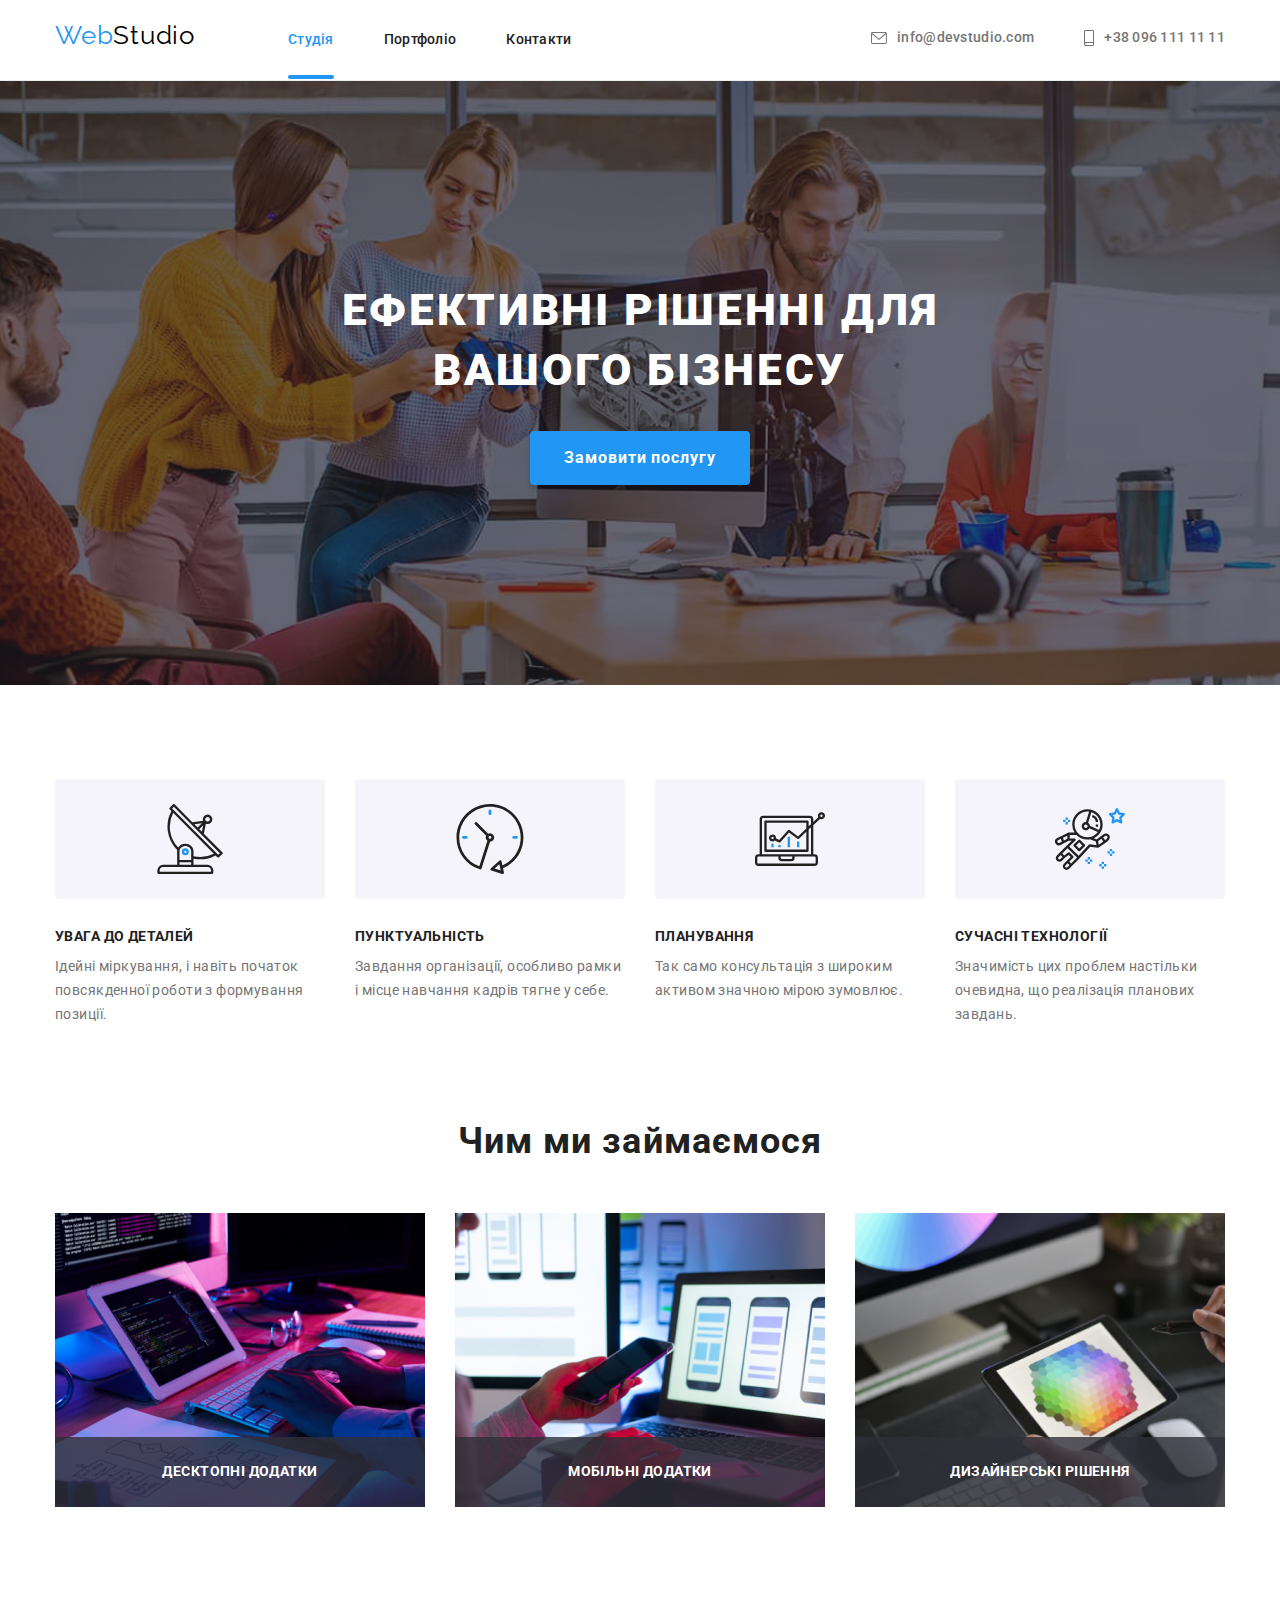
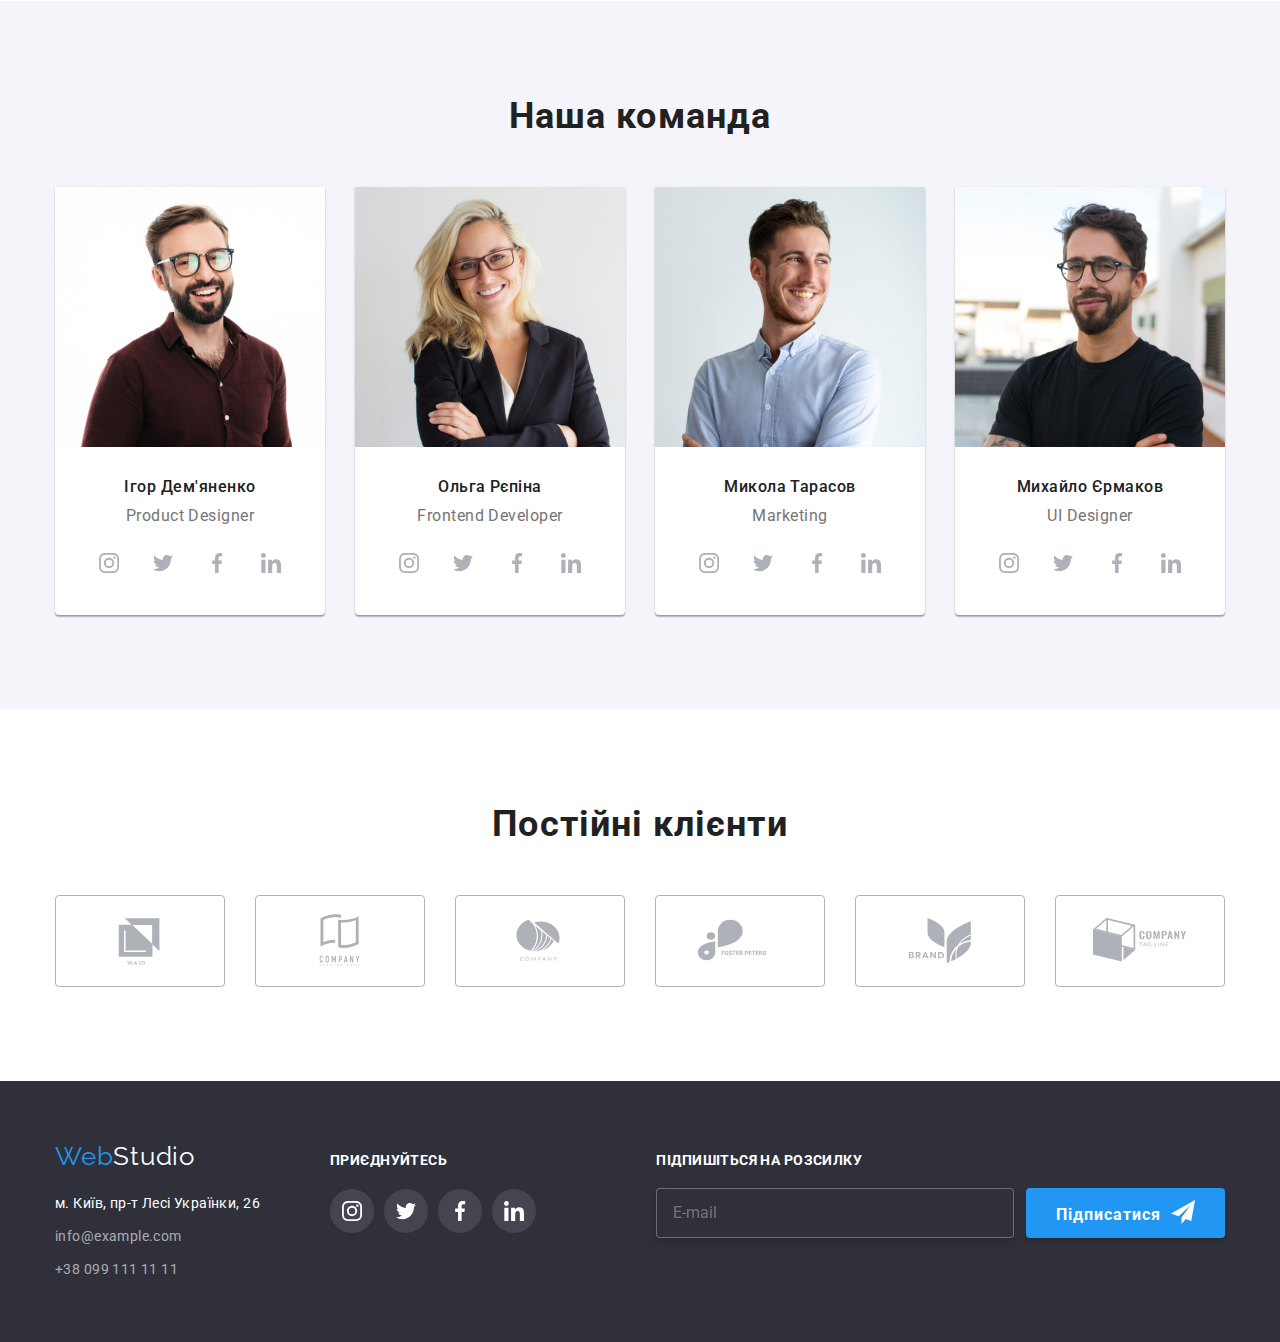
<file: index.html>
<!DOCTYPE html>
<html lang="ru">
  <head>
    <meta charset="UTF-8" />
    <meta http-equiv="X-UA-Compatible" content="IE=edge" />
    <meta name="viewport" content="width=device-width, initial-scale=1.0" />
    <title>WebStudio</title>
    <link rel="preconnect" href="https://fonts.googleapis.com" />
    <link rel="preconnect" href="https://fonts.gstatic.com" crossorigin />
    <link
      href="https://fonts.googleapis.com/css2?family=Raleway:wght@700&family=Roboto:wght@400;500;700;900&display=swap"
      rel="stylesheet"
    />
    <link
      rel="stylesheet"
      href="https://cdnjs.cloudflare.com/ajax/libs/modern-normalize/1.1.0/modern-normalize.min.css"
    />
    <link rel="stylesheet" href="./css/styles.css" />
  </head>
  <body>
    <!-- Header-->
    <header class="header">
      <div class="container header-container">
        <nav class="nav">
          <a class="logo" lang="en" href="./index.html"
            ><span class="logo-accent">Web</span>Studio</a
          >
          <ul class="list nav-list">
            <li class="item">
              <a class="nav-link current" href="./index.html" title="Студія"
                >Студія</a
              >
            </li>
            <li class="item">
              <a class="nav-link" href="./portfolio.html">Портфоліо</a>
            </li>
            <li class="item"><a class="nav-link" href="">Контакти</a></li>
          </ul>
          <ul class="list header-list">
            <li class="mail-item">
              <a class="mail-link" lang="en" href="mailto:info@devstudio.com">
                <svg class="mail-link-item" width="16" height="12">
                  <use href="./images/icons.svg#envelope"></use>
                </svg>
                info@devstudio.com</a
              >
            </li>
            <li class="item">
              <a class="tel-link" href="tel:+380961111111"
                ><svg class="tel-link-item" width="10" height="16">
                  <use href="./images/icons.svg#phone"></use>
                </svg>
                +38 096 111 11 11</a
              >
            </li>
          </ul>
        </nav>
      </div>
    </header>

    <!--Main-->
    <main>
      <!--Hero-->
      <section class="hero">
        <div class="hero-container">
          <h1 class="title-hero">Ефективні рішенні для вашого бізнесу</h1>
          <button class="btn-hero" type="button" data-modal-open>Замовити послугу</button>
        </div>
      </section>

      <!--Advantages-->
      <section class="advantage">
        <div class="container advantage-container">
          <h2 class="advantage-title visually-hidden">Переваги</h2>
          <ul class="list advantage-list">
            <li class="advantage-item">
              <div class="advantage-icon">
                <svg width="70" height="70">
                  <use href="./images/icons.svg#antenna"></use>
                </svg>
              </div>
              <h3 class="advantage-item-title">Увага до деталей</h3>
              <p class="advantage-text">
                Ідейні міркування, і навіть початок повсякденної роботи з
                формування позиції.
              </p>
            </li>
            <li class="advantage-item">
              <div class="advantage-icon">
                <svg width="70" height="70">
                  <use href="./images/icons.svg#clock"></use>
                </svg>
              </div>
              <h3 class="advantage-item-title">Пунктуальність</h3>
              <p class="advantage-text">
                Завдання організації, особливо рамки і місце навчання кадрів
                тягне у себе.
              </p>
            </li>
            <li class="advantage-item">
              <div class="advantage-icon">
                <svg width="70" height="70">
                  <use href="./images/icons.svg#diagram"></use>
                </svg>
              </div>
              <h3 class="advantage-item-title">Планування</h3>
              <p class="advantage-text">
                Так само консультація з широким активом значною мірою зумовлює.
              </p>
            </li>
            <li class="advantage-item">
              <div class="advantage-icon">
                <svg width="70" height="70">
                  <use href="./images/icons.svg#astronaut"></use>
                </svg>
              </div>
              <h3 class="advantage-item-title">Сучасні технології</h3>
              <p class="advantage-text">
                Значимість цих проблем настільки очевидна, що реалізація
                планових завдань.
              </p>
            </li>
          </ul>
        </div>
      </section>

      <!--What we do-->
      <section class="activity">
        <div class="container activity-container">
          <h2 class="activity-title">Чим ми займаємося</h2>
          <ul class="list activity-list">
            <li class="activity-item">
                <img
                  class="activity-img"
                  src="./images/what-we-do/what-we-do-1.jpg"
                  alt="Робота зі структурою сайту/додатку"
                  width="370"
                  height="294"></img>
                  <div class="activity-wrap"><h3 class="activity-img-title">Десктопні додатки</h3></div>
            </li>
            <li class="activity-item">
              <img
                class="activity-img"
                src="./images/what-we-do/what-we-do-2.jpg"
                alt="Робота з дизайном сайту/додатку"
                width="370"
                height="294"
              />
              <div class="activity-wrap"><h3 class="activity-img-title">Мобільні додатки</h3></div>
            </li>
            <li class="activity-item">
              <img
                class="activity-img"
                src="./images/what-we-do/what-we-do-3.jpg"
                alt="Робота з графікою"
                width="370"
                height="294"
              />
              <div class="activity-wrap"><h3 class="activity-img-title">Дизайнерські рішення</h3></div>
            </li>
          </ul>
        </div>
      </section>

      <!--Team-->
      <section class="team">
        <div class="container team-container">
          <h2 class="team-title">Наша команда</h2>
          <ul class="list team-list">
            <li class="team-item">
              <img
                class="team-img"
                src="./images/team/1-ihor.jpg"
                alt="Ігор Дем'яненко"
                width="270"
                height="260"
              />
              <div class="team-form">
                <h3 class="team-member-name">Ігор Дем'яненко</h3>
                <p class="team-text">Product Designer</p>
                <ul class="team-icon-list">
                  <li class="team-icon-item">
                    <a class="team-icon-link" href=""
                      ><svg class="team-icon" width="20" height="20">
                        <use href="./images/icons.svg#instagram"></use>
                      </svg>
                    </a>
                  </li>
                  <li class="team-icon-item">
                    <a class="team-icon-link" href=""
                      ><svg class="team-icon" width="20" height="20">
                        <use href="./images/icons.svg#twitter"></use>
                      </svg>
                    </a>
                  </li>
                  <li class="team-icon-item">
                    <a class="team-icon-link" href=""
                      ><svg class="team-icon" width="20" height="20">
                        <use href="./images/icons.svg#facebook"></use>
                      </svg>
                    </a>
                  </li>
                  <li class="team-icon-item">
                    <a class="team-icon-link" href=""
                      ><svg class="team-icon" width="20" height="20">
                        <use href="./images/icons.svg#linkedin"></use>
                      </svg>
                    </a>
                  </li>
                </ul>
              </div>
            </li>
            <li class="team-item">
              <img
                class="team-img"
                src="./images/team/2-olga.jpg"
                alt="Ольга Рєпіна"
                width="270"
                height="260"
              />
              <div class="team-form">
                <h3 class="team-member-name">Ольга Рєпіна</h3>
                <p class="team-text">Frontend Developer</p>
                <ul class="team-icon-list">
                  <li class="team-icon-item">
                    <a class="team-icon-link" href=""
                      ><svg class="team-icon" width="20" height="20">
                        <use href="./images/icons.svg#instagram"></use>
                      </svg>
                    </a>
                  </li>
                  <li class="team-icon-item">
                    <a class="team-icon-link" href=""
                      ><svg class="team-icon" width="20" height="20">
                        <use href="./images/icons.svg#twitter"></use>
                      </svg>
                    </a>
                  </li>
                  <li class="team-icon-item">
                    <a class="team-icon-link" href=""
                      ><svg class="team-icon" width="20" height="20">
                        <use href="./images/icons.svg#facebook"></use>
                      </svg>
                    </a>
                  </li>
                  <li class="team-icon-item">
                    <a class="team-icon-link" href=""
                      ><svg class="team-icon" width="20" height="20">
                        <use href="./images/icons.svg#linkedin"></use>
                      </svg>
                    </a>
                  </li>
                </ul>
              </div>
            </li>
            <li class="team-item">
              <img
                class="team-img"
                src="./images/team/3-nikolay.jpg"
                alt="Микола Тарасов"
                width="270"
                height="260"
              />
              <div class="team-form">
                <h3 class="team-member-name">Микола Тарасов</h3>
                <p class="team-text">Marketing</p>
                <ul class="team-icon-list">
                  <li class="team-icon-item">
                    <a class="team-icon-link" href=""
                      ><svg class="team-icon" width="20" height="20">
                        <use href="./images/icons.svg#instagram"></use>
                      </svg>
                    </a>
                  </li>
                  <li class="team-icon-item">
                    <a class="team-icon-link" href=""
                      ><svg class="team-icon" width="20" height="20">
                        <use href="./images/icons.svg#twitter"></use>
                      </svg>
                    </a>
                  </li>
                  <li class="team-icon-item">
                    <a class="team-icon-link" href=""
                      ><svg class="team-icon" width="20" height="20">
                        <use href="./images/icons.svg#facebook"></use>
                      </svg>
                    </a>
                  </li>
                  <li class="team-icon-item">
                    <a class="team-icon-link" href=""
                      ><svg class="team-icon" width="20" height="20">
                        <use href="./images/icons.svg#linkedin"></use>
                      </svg>
                    </a>
                  </li>
                </ul>
              </div>
            </li>
            <li class="team-item">
              <img
                class="team-img"
                src="./images/team/4-mihail.jpg"
                alt="Михайло Єрмаков"
                width="270"
                height="260"
              />
              <div class="team-form">
                <h3 class="team-member-name">Михайло Єрмаков</h3>
                <p class="team-text">UI Designer</p>
                <ul class="team-icon-list">
                  <li class="team-icon-item">
                    <a class="team-icon-link" href=""
                      ><svg class="team-icon" width="20" height="20">
                        <use href="./images/icons.svg#instagram"></use>
                      </svg>
                    </a>
                  </li>
                  <li class="team-icon-item">
                    <a class="team-icon-link" href=""
                      ><svg class="team-icon" width="20" height="20">
                        <use href="./images/icons.svg#twitter"></use>
                      </svg>
                    </a>
                  </li>
                  <li class="team-icon-item">
                    <a class="team-icon-link" href=""
                      ><svg class="team-icon" width="20" height="20">
                        <use href="./images/icons.svg#facebook"></use>
                      </svg>
                    </a>
                  </li>
                  <li class="team-icon-item">
                    <a class="team-icon-link" href=""
                      ><svg class="team-icon" width="20" height="20">
                        <use href="./images/icons.svg#linkedin"></use>
                      </svg>
                    </a>
                  </li>
                </ul>
              </div>
            </li>
          </ul>
        </div>
      </section>

      <!-- Clients -->
      <section class="clients">
        <h2 class="clients-title">Постійні клієнти</h2>
        <ul class="clients-list">
          <li class="clients-item">
            <a class="clients-link" href=""
              ><svg class="clients-icon" width="106" height="60">
                <use href="./images/icons.svg#client-1"></use>
              </svg>
            </a>
          </li>
          <li class="clients-item">
            <a class="clients-link" href=""
              ><svg class="clients-icon" width="106" height="60">
                <use href="./images/icons.svg#client-2"></use>
              </svg>
            </a>
          </li>
          <li class="clients-item">
            <a class="clients-link" href=""
              ><svg class="clients-icon" width="106" height="60">
                <use href="./images/icons.svg#client-3"></use>
              </svg>
            </a>
          </li>
          <li class="clients-item">
            <a class="clients-link" href=""
              ><svg class="clients-icon" width="106" height="60">
                <use href="./images/icons.svg#client-4"></use>
              </svg>
            </a>
          </li>
          <li class="clients-item">
            <a class="clients-link" href=""
              ><svg class="clients-icon" width="106" height="60">
                <use href="./images/icons.svg#client-5"></use>
              </svg>
            </a>
          </li>
          <li class="clients-item">
            <a class="clients-link" href=""
              ><svg class="clients-icon" width="106" height="60">
                <use href="./images/icons.svg#client-6"></use>
              </svg>
            </a>
          </li>
        </ul>
      </section>
    </main>

    <!-- Footer -->
    <footer class="footer">
      <div class="container footer-container">
        <div class="footer-contacts">
          <a class="footer-logo" lang="en" href="./index.html"
            ><span class="footer-logo-accent">Web</span>Studio</a
          >
          <address class="footer-address">
            <ul class="list footer-list">
              <li class="footer-item">
                <a
                  class="footer-address-link"
                  href="https://goo.gl/maps/jKXVgSbBTKe5Grf27"
                  target="_blank"
                  >м. Київ, пр-т Лесі Українки, 26</a
                >
              </li>
              <li class="footer-item">
                <a
                  class="footer-mail-link"
                  lang="en"
                  href="mailto:info@example.com"
                  >info@example.com</a
                >
              </li>
              <li class="footer-item">
                <a class="footer-tel-link" href="tel:+380991111111"
                  >+38 099 111 11 11</a
                >
              </li>
            </ul>
          </address>
        </div>
        <div class="footer-icon-section">
          <h2 class="footer-icon-title">Приєднуйтесь</h2>
          <ul class="footer-icon-list">
            <li class="footer-icon-item">
              <a class="footer-icon-link" href="">
                <svg class="footer-icon" width="20" height="20">
                  <use href="./images/icons.svg#instagram"></use>
                </svg>
              </a>
            </li>
            <li class="footer-icon-item">
              <a class="footer-icon-link" href="">
                <svg class="footer-icon" width="20" height="20">
                  <use href="./images/icons.svg#twitter"></use>
                </svg>
              </a>
            </li>
            <li class="footer-icon-item">
              <a class="footer-icon-link" href="">
                <svg class="footer-icon" width="20" height="20">
                  <use href="./images/icons.svg#facebook"></use>
                </svg>
              </a>
            </li>
            <li class="footer-icon-item">
              <a class="footer-icon-link" href="">
                <svg class="footer-icon" width="20" height="20">
                  <use href="./images/icons.svg#linkedin"></use>
                </svg>
              </a>
            </li>
          </ul>
        </div>
        <div class="footer-subscription">
          <h2 class="footer-subscription-title">Підпишіться на розсилку</h2>
          <div class="footer-subscription-form">
            <label class="footer-subscription-label" for="user-email"></label>
            <input class="footer-subscription-input" type="email" name="user-email" id="user-email" placeholder="E-mail"/>
            <button class="footer-subscription-button" type="submit">Підписатися<span>
            <svg class="footer-subscription-icon" width="24" height="24"><use href="./images/icons.svg#icon-send"/>
            </svg></span></button>
          </div>
        </div>
      </div>
    </footer>

    <!-- Modal -->
    <div class="backdrop is-hidden" data-modal>
      <div class="modal">
                <button class="modal-close-btn" type="button" data-modal-close>
          <svg class="modal-close" width="18" height="18">
            <use href="./images/icons.svg#modal-close"></use>
          </svg>
        </button>
        <h2 class="form-title">Залиште свої дані, ми вам передзвонимо</h2>
        <form class="modal-form">
          <div>
          <label class="form-label" for="user-name">Ім'я</label>
          <div class="input-wrap">
            <input class="form-input" type="text" name="user-name" id="user-name"/>
             <svg class="input-icon" width="18" height="18">
              <use href="./images/icons.svg#modal-person"></use>
            </svg>
          </div>
        </div>
          <div>
          <label class="form-label" for="user-tel">Телефон</label>
          <div class="input-wrap">
            <input class="form-input" type="tel" name="user-tel" id="user-tel"/>
            <svg class="input-icon" width="18" height="18">
              <use href="./images/icons.svg#modal-phone"></use>
            </svg>
          </div>
        </div>
          <div>
          <label class="form-label" for="user-email">Пошта</label>
          <div class="input-wrap">
            <input class="form-input" type="email" name="user-email" id="user-email"/>
            <svg class="input-icon" width="18" height="18">
              <use href="./images/icons.svg#modal-email"></use>
            </svg>
          </div>
        </div>
          <div class="textarea-wrap">
            <label class="form-label" for="comment">Коментар</label>
          <textarea class="form-textarea" name="comment" id="comment" placeholder="Введіть текст"></textarea>
        </div>
          <div class="check-wrap">
            <input class="modal-checkbox visually-hidden" type="checkbox" name="agreements" value="true" id="agreements"/>
            <label class="check-text" for="agreements">
              <span><svg class="check-icon" width="16" height="15">
                <use href="./images/icons.svg#modal-checkmark"/>
              </svg></span>Погоджуюся з розсилкою та приймаю</label>
            <a class="check-link" href="">Умови договору</a>
          </div>
          <button class="form-btn" type="submit">Відправити</button>
        </form>
      </div>
    </div>
  <script src="./js/modal.js"></script>
  </body>
</html>
</file>
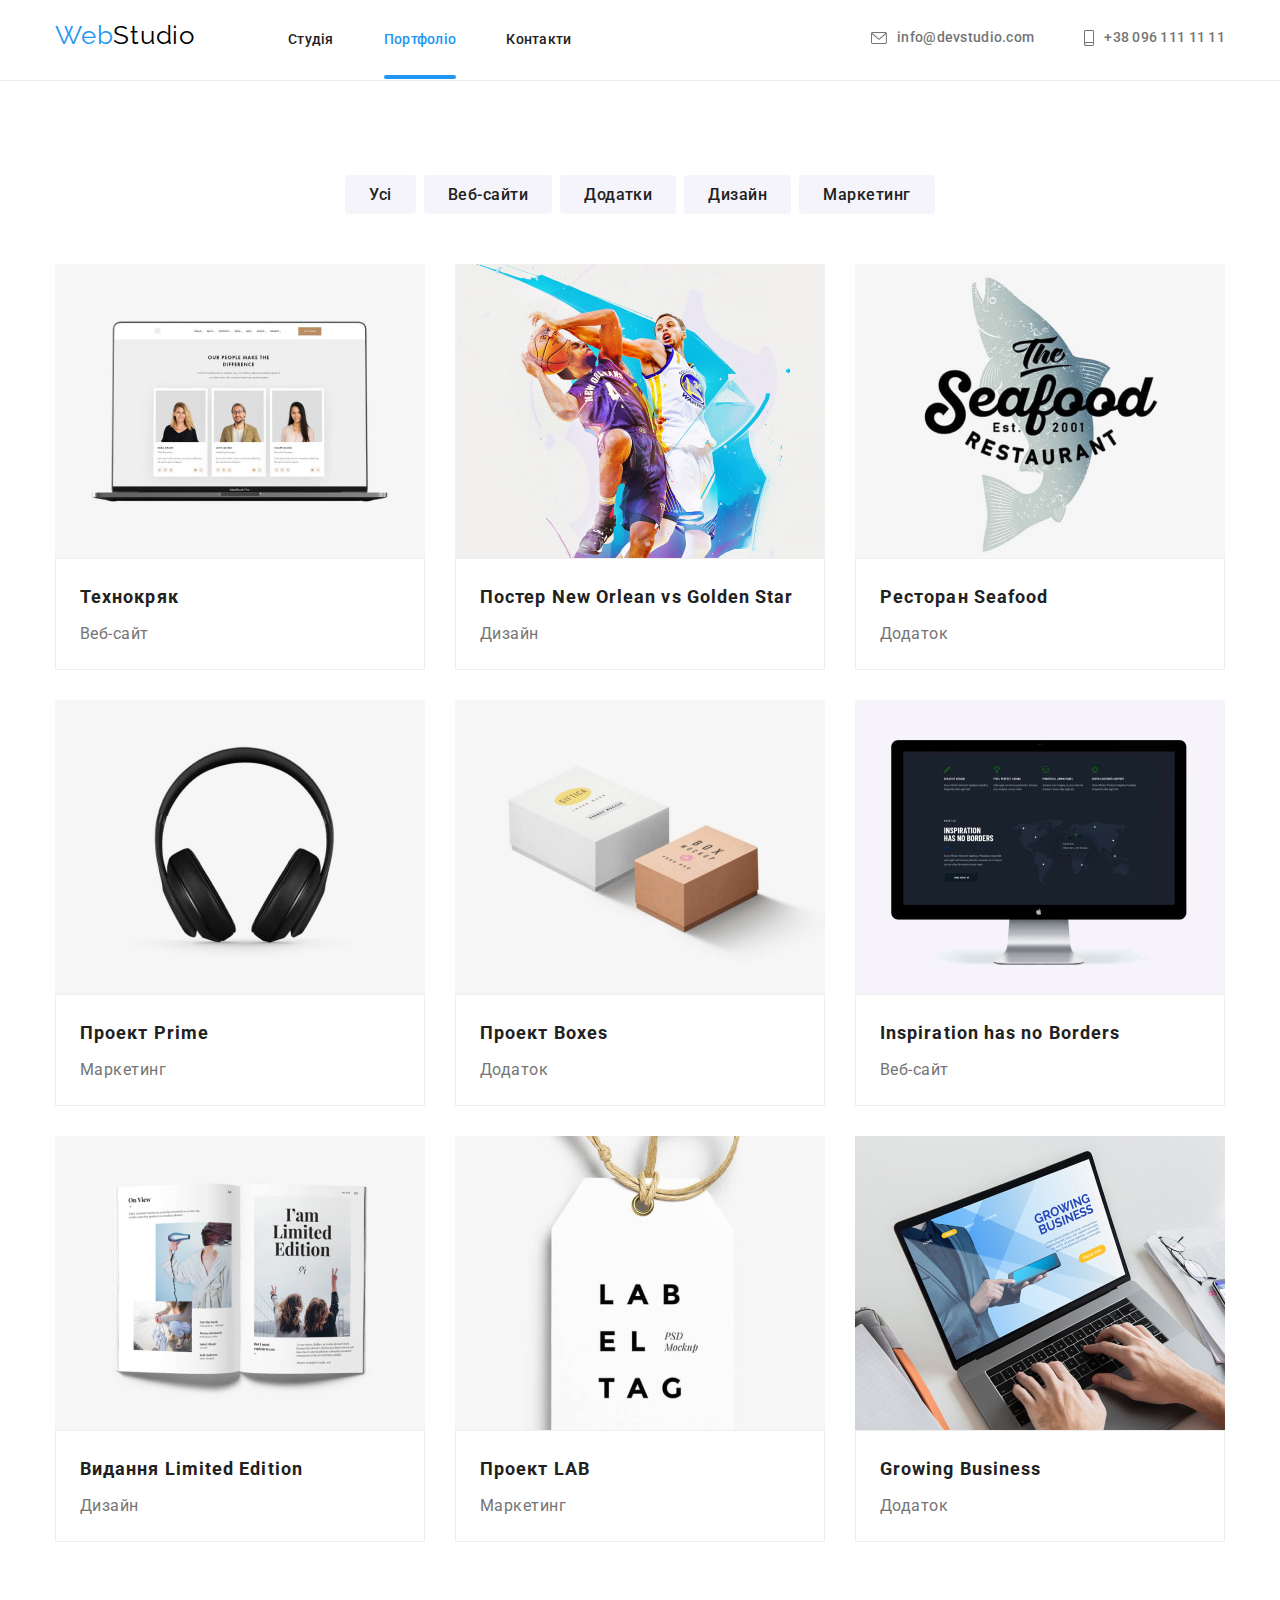
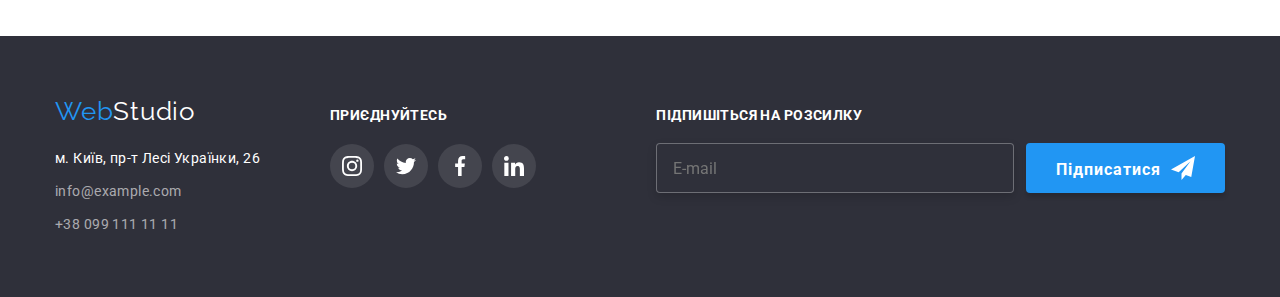
<file: portfolio.html>
<!DOCTYPE html>
<html lang="ru">
  <head>
    <meta charset="UTF-8" />
    <meta http-equiv="X-UA-Compatible" content="IE=edge" />
    <meta name="viewport" content="width=device-width, initial-scale=1.0" />
    <title>WebStudio</title>
    <link rel="preconnect" href="https://fonts.googleapis.com" />
    <link rel="preconnect" href="https://fonts.gstatic.com" crossorigin />
    <link
      href="https://fonts.googleapis.com/css2?family=Raleway:wght@700&family=Roboto:wght@400;500;700;900&display=swap"
      rel="stylesheet"
    />
    <link
      rel="stylesheet"
      href="https://cdnjs.cloudflare.com/ajax/libs/modern-normalize/1.1.0/modern-normalize.min.css"
    />
    <link rel="stylesheet" href="./css/styles.css" />
  </head>
  <body>
    <!-- Header-->
    <header class="header">
      <div class="container header-container">
        <nav class="nav">
          <a class="logo" lang="en" href="./index.html"
            ><span class="logo-accent">Web</span>Studio</a
          >
          <ul class="list nav-list">
            <li class="item">
              <a class="nav-link" href="./index.html">Студія</a>
            </li>
            <li class="item">
              <a
                class="nav-link current"
                href="./portfolio.html"
                title="Портфоліо"
                >Портфоліо</a
              >
            </li>
            <li class="item"><a class="nav-link" href="">Контакти</a></li>
          </ul>
          <ul class="list header-list">
            <li class="mail-item">
              <a class="mail-link" lang="en" href="mailto:info@devstudio.com">
                <svg class="mail-link-item" width="16" height="12">
                  <use href="./images/icons.svg#envelope"></use>
                </svg>
                info@devstudio.com</a
              >
            </li>
            <li class="item">
              <a class="tel-link" href="tel:+380961111111"
                ><svg class="tel-link-item" width="10" height="16">
                  <use href="./images/icons.svg#phone"></use>
                </svg>
                +38 096 111 11 11</a
              >
            </li>
          </ul>
        </nav>
      </div>
    </header>

    <!--Portfolio-->
    <main class="main">
      <h1 class="main-title visually-hidden">Портфоліо</h1>
      <section class="filter">
        <div class="container filter-buttons-container">
          <h2 class="filter-title visually-hidden">Фільтр</h2>
          <ul class="list filter-btn-list">
            <li class="filter-btn-item">
              <button class="filter-btn" type="button">Усі</button>
            </li>
            <li class="filter-btn-item">
              <button class="filter-btn" type="button">Веб-сайти</button>
            </li>
            <li class="filter-btn-item">
              <button class="filter-btn" type="button">Додатки</button>
            </li>
            <li class="filter-btn-item">
              <button class="filter-btn" type="button">Дизайн</button>
            </li>
            <li class="filter-btn-item">
              <button class="filter-btn" type="button">Маркетинг</button>
            </li>
          </ul>
        </div>
        <div class="container filter-items-container">
          <ul class="list filter-list">
            <li class="filter-item">
              <div class="filter-item-wrapper">
                <img
                  class="filter-img"
                  src="./images/portfolio-page/1-techno-crack.jpg"
                  alt="Технокряк-вебсайт"
                  width="370"
                  height="294">
                </img>
                <div class="filter-overlay">
                  <p class="filter-overlay-text">
                    Ресурс пропонує комплексні пропозиції з різним рівнем
                    функціоналу та сервісів. Все це дозволить відвідувачу
                    отримати вичерпні відомості про компанію чи приватну особу.
                  </p>
                </div>
              </div>
              <div class="poster-text">
                <h3 class="filter-item-title">Технокряк</h3>
                <p class="filter-text">Веб-сайт</p>
              </div>
            </li>
            <li class="filter-item">
              <div class="filter-item-wrapper">
              <img
                class="filter-img"
                src="./images/portfolio-page/2-basketball.jpg"
                alt="Постер баскетбол"
                width="370"
                height="294"
              />
               <div class="filter-overlay">
                  <p class="filter-overlay-text">
                    Ресурс пропонує комплексні пропозиції з різним рівнем
                    функціоналу та сервісів. Все це дозволить відвідувачу
                    отримати вичерпні відомості про компанію чи приватну особу.
                  </p>
                </div>
              </div>
              <div class="poster-text">
                <h3 class="filter-item-title">
                  Постер New Orlean vs Golden Star
                </h3>
                <p class="filter-text">Дизайн</p>
              </div>
            </li>
            <li class="filter-item"><div class="filter-item-wrapper">
              <img
                class="filter-img"
                src="./images/portfolio-page/3-seafood.jpg"
                alt="Логотип ресторану"
                width="370"
                height="294"
              />
 <div class="filter-overlay">
                  <p class="filter-overlay-text">
                    Ресурс пропонує комплексні пропозиції з різним рівнем
                    функціоналу та сервісів. Все це дозволить відвідувачу
                    отримати вичерпні відомості про компанію чи приватну особу.
                  </p>
                </div>
              </div>
              <div class="poster-text">
                <h3 class="filter-item-title">Ресторан Seafood</h3>
                <p class="filter-text">Додаток</p>
              </div>
            </li>
            <li class="filter-item"><div class="filter-item-wrapper">
              <img
                class="filter-img"
                src="./images/portfolio-page/4-headphones.jpg"
                alt="Маркетинговий проект Прайм"
                width="370"
                height="294"
              />
 <div class="filter-overlay">
                  <p class="filter-overlay-text">
                    Ресурс пропонує комплексні пропозиції з різним рівнем
                    функціоналу та сервісів. Все це дозволить відвідувачу
                    отримати вичерпні відомості про компанію чи приватну особу.
                  </p>
                </div>
              </div>
              <div class="poster-text">
                <h3 class="filter-item-title">Проект Prime</h3>
                <p class="filter-text">Маркетинг</p>
              </div>
            </li>
            <li class="filter-item"><div class="filter-item-wrapper">
              <img
                class="filter-img"
                src="./images/portfolio-page/5-boxes.jpg"
                alt="Проект Boxes"
                width="370"
                height="294"
              />
 <div class="filter-overlay">
                  <p class="filter-overlay-text">
                    Ресурс пропонує комплексні пропозиції з різним рівнем
                    функціоналу та сервісів. Все це дозволить відвідувачу
                    отримати вичерпні відомості про компанію чи приватну особу.
                  </p>
                </div>
              </div>
              <div class="poster-text">
                <h3 class="filter-item-title">Проект Boxes</h3>
                <p class="filter-text">Додаток</p>
              </div>
            </li>
            <li class="filter-item"><div class="filter-item-wrapper">
              <img
                class="filter-img"
                src="./images/portfolio-page/6-monitor.jpg"
                alt="Натхнення не має меж"
                width="370"
                height="294"
              />
 <div class="filter-overlay">
                  <p class="filter-overlay-text">
                    Ресурс пропонує комплексні пропозиції з різним рівнем
                    функціоналу та сервісів. Все це дозволить відвідувачу
                    отримати вичерпні відомості про компанію чи приватну особу.
                  </p>
                </div>
              </div>
              <div class="poster-text">
                <h3 class="filter-item-title">Inspiration has no Borders</h3>
                <p class="filter-text">Веб-сайт</p>
              </div>
            </li>
            <li class="filter-item"><div class="filter-item-wrapper">
              <img
                class="filter-img"
                src="./images/portfolio-page/7-book.jpg"
                alt="Видання Limited Edition"
                width="370"
                height="294"
              />
 <div class="filter-overlay">
                  <p class="filter-overlay-text">
                    Ресурс пропонує комплексні пропозиції з різним рівнем
                    функціоналу та сервісів. Все це дозволить відвідувачу
                    отримати вичерпні відомості про компанію чи приватну особу.
                  </p>
                </div>
              </div>
              <div class="poster-text">
                <h3 class="filter-item-title">Видання Limited Edition</h3>
                <p class="filter-text">Дизайн</p>
              </div>
            </li>
            <li class="filter-item"><div class="filter-item-wrapper">
              <img
                class="filter-img"
                src="./images/portfolio-page/8-lab.jpg"
                alt="Проект LAB"
                width="370"
                height="294"
              /><div class="filter-overlay">
                  <p class="filter-overlay-text">
                    Ресурс пропонує комплексні пропозиції з різним рівнем
                    функціоналу та сервісів. Все це дозволить відвідувачу
                    отримати вичерпні відомості про компанію чи приватну особу.
                  </p>
                </div>
              </div>
              <div class="poster-text">
                <h3 class="filter-item-title">Проект LAB</h3>
                <p class="filter-text">Маркетинг</p>
              </div>
            </li>
            <li class="filter-item"><div class="filter-item-wrapper">
              <img
                class="filter-img"
                src="./images/portfolio-page/9-laptop.jpg"
                alt="Додаток для розширення бізнесу"
                width="370"
                height="294"
              />
               <div class="filter-overlay">
                  <p class="filter-overlay-text">
                    Ресурс пропонує комплексні пропозиції з різним рівнем
                    функціоналу та сервісів. Все це дозволить відвідувачу
                    отримати вичерпні відомості про компанію чи приватну особу.
                  </p>
                </div>
              </div>
              <div class="poster-text">
                <h3 class="filter-item-title">Growing Business</h3>
                <p class="filter-text">Додаток</p>
              </div>
            </li>
          </ul>
        </div>
      </section>
    </main>

    <!--Footer-->
    <footer class="footer">
      <div class="container footer-container">
        <div class="footer-contacts">
          <a class="footer-logo" lang="en" href="./index.html"
            ><span class="footer-logo-accent">Web</span>Studio</a
          >
          <address class="footer-address">
            <ul class="list footer-list">
              <li class="footer-item">
                <a
                  class="footer-address-link"
                  href="https://goo.gl/maps/jKXVgSbBTKe5Grf27"
                  target="_blank"
                  >м. Київ, пр-т Лесі Українки, 26</a
                >
              </li>
              <li class="footer-item">
                <a
                  class="footer-mail-link"
                  lang="en"
                  href="mailto:info@example.com"
                  >info@example.com</a
                >
              </li>
              <li class="footer-item">
                <a class="footer-tel-link" href="tel:+380991111111"
                  >+38 099 111 11 11</a
                >
              </li>
            </ul>
          </address>
        </div>
        <div class="footer-icon-section">
          <h2 class="footer-icon-title">Приєднуйтесь</h2>
          <ul class="footer-icon-list">
            <li class="footer-icon-item">
              <a class="footer-icon-link" href="">
                <svg class="footer-icon" width="20" height="20">
                  <use href="./images/icons.svg#instagram"></use>
                </svg>
              </a>
            </li>
            <li class="footer-icon-item">
              <a class="footer-icon-link" href="">
                <svg class="footer-icon" width="20" height="20">
                  <use href="./images/icons.svg#twitter"></use>
                </svg>
              </a>
            </li>
            <li class="footer-icon-item">
              <a class="footer-icon-link" href="">
                <svg class="footer-icon" width="20" height="20">
                  <use href="./images/icons.svg#facebook"></use>
                </svg>
              </a>
            </li>
            <li class="footer-icon-item">
              <a class="footer-icon-link" href="">
                <svg class="footer-icon" width="20" height="20">
                  <use href="./images/icons.svg#linkedin"></use>
                </svg>
              </a>
            </li>
          </ul>
        </div>
        <div class="footer-subscription">
          <h2 class="footer-subscription-title">Підпишіться на розсилку</h2>
          <div class="footer-subscription-form">
            <label class="footer-subscription-label" for="user-email"></label>
            <input class="footer-subscription-input" type="email" name="user-email" id="user-email" placeholder="E-mail"/>
            <button class="footer-subscription-button" type="submit">Підписатися
              <svg class="footer-subscription-icon" width="24" height="24">
              <use href="./images/icons.svg#icon-send"/></svg>
            </button>
          </div>
        </div>
      </div>
    </footer>
  </body>
</html>
</file>
<file: css/styles.css>
/* Font-family: 'Roboto', 'Raleway', sans-serif. */

/* Colors
#2196F3 - Accent color (Blue);
#FFFFFF - White color;
#212121 - Black color;
#757575 - Main text (Light grey);
#E5E5E5 - Main Backgroung (White);
#2F303A - Secondary Background (Dark grey).
*/
:root {
  /* Fonts */
  --main-font: "Roboto", sans-serif;
  --secondary-font: "Raleway", sans-serif;
  /* Text colors */
  --main-text-color: #757575;
  --title-color: #212121;
  --accent-color: #2196f3;
  --white: #ffffff;
  --black: #000000;
  --border-color: #ececec;
  --icon-color: #AFB1B8;
  /* Background colors */
  --first-bg-color: #f5f4fa;
  --second-bg-color: #2f303a;
  --hero-bg-color: #C4C4C4;
  /* Animation */
  --main-animation: 250ms cubic-bezier(0.4, 0, 0.2, 1);
}
body {
  font-family: var(--main-font);
  font-size: 14px;
  line-height: 1.71;
  letter-spacing: 0.03em;
  color: var(--main-text-color);
  background-color: var(--white);
}
h1,
h2,
h3,
p,
ul {
  margin-top: 0;
  margin-bottom: 0;
  padding-left: 0;
}
.list {
  padding-left: 0;
  margin-top: 0;
  margin-top: 0;
  list-style: none;
}
.container {
  width: 1200px;
  align-items: center;
  padding-left: 15px;
  padding-right: 15px;
  margin-left: auto;
  margin-right: auto;
}
.visually-hidden {
  position: absolute;
  width: 1px;
  height: 1px;
  margin: -1px;
  border: 0;
  padding: 0;
  white-space: nowrap;
  clip: rect(0 0 0 0);
  overflow: hidden;
}

/* Header */
.header {
  background-color: var(--white);
  border-bottom: 1px solid var(--border-color);
}
.nav {
  display: flex;
  align-items: baseline;
}
.logo {
  margin-right: 93px;
  font-family: var(--secondary-font);
  font-size: 26px;
  line-height: 1.19;
  letter-spacing: 0.03em;
  text-decoration: none;
  color: var(--black);
}
.logo-accent {
  color: var(--accent-color);
}
.nav-list {
  display: flex;
}
.nav-list .item {
  margin-right: 50px;
  padding-top: 32px;
  padding-bottom: 32px;
}
.nav-list .item:last-child {
  margin-right: 0;
}
.nav .item {
  font-weight: 500;
  font-size: 14px;
  line-height: 1.14;
  letter-spacing: 0.02em;
}
.nav-link {
  text-decoration: none;
  color: var(--title-color);
  transition: var(--main-animation);
}
.nav-link[title] {
  color: var(--accent-color);
  text-decoration: none;
}
.nav-link:hover,
.nav-link:focus {
  color: var(--accent-color);
}
.nav-link.current {
  position: relative;
}
.nav-link.current::after {
  content: "";
  display: block;
  width: 100%;
  height: 4px;
  border-radius: 2px;
  bottom: -32px;
  background: currentColor;
  position: absolute;
}
.header-list {
  display: flex;
  margin-left: auto;
  font-weight: 500;
  font-size: 14px;
  line-height: 1.14;
  letter-spacing: 0.02em;
}
.header-list .mail-item {
  margin-right: 50px;
}
.header-list .item:last-child {
  margin-right: 0;
}
.list .header-list {
  display: flex;
  align-items: center;
}
.mail-link,
.tel-link {
  display: flex;
  align-items: center;
  text-decoration: none;
  color: var(--main-text-color);
  transition: var(--main-animation);
}
.mail-link-item,
.tel-link-item {
  margin-right: 10px;
  fill: currentColor;
}
.mail-link:hover,
.tel-link:hover,
.mail-link:focus,
.tel-link:focus {
  color: var(--accent-color);
}

/* Main */

/* Hero */
.hero {
  margin-left: auto;
  margin-right: auto;
  padding-top: 200px;
  padding-bottom: 200px;
  max-width: 1600px;
  text-align: center;
  background-image: linear-gradient(rgba(47, 48, 58, 0.4), rgba(47, 48, 58, 0.4)), url(../images/hero-background.jpg);
  background-color: var(--hero-bg-color);
  background-position: center;
  background-repeat: no-repeat;
  background-size: cover;
}
.title-hero {
  margin-bottom: 30px;
  margin-right: auto;
  margin-left: auto;
  width: 696px;
  font-weight: 900;
  font-size: 44px;
  line-height: 1.36;
  letter-spacing: 0.06em;
  text-transform: uppercase;
  color: var(--white);
}
.btn-hero {
  padding: 10px 32px 10px 32px;
  font-weight: 700;
  font-size: 16px;
  line-height: 1.88;
  letter-spacing: 0.06em;
  color: var(--white);
  background-color: var(--accent-color);
  box-shadow: 0px 4px 4px rgba(0, 0, 0, 0.15);
  border-color: transparent;
  border-radius: 4px;
  cursor: pointer;
}
.btn-hero:hover,
.btn-hero:focus {
  color: var(--white);
  background-color: var(--accent-color);
}

/* Advantages */
.advantage {
  padding-top: 94px;
  padding-bottom: 94px;
}
.advantage-list {
  display: flex;
}
.advantage-icon {
  display: flex;
  align-items: center;
  justify-content: center;
  width: 270px;
  height: 120px;
  margin-bottom: 30px;
  border-radius: 4px;
  background-color: var(--first-bg-color);
}
.advantage-item {
  width: 270px;
  margin-right: 30px;
}
.advantage-item:last-child {
  margin-right: 0;
}
.advantage-item-title {
  margin-bottom: 10px;
  font-size: 14px;
  line-height: 1.14;
  letter-spacing: 0.03em;
  text-transform: uppercase;
  color: var(--title-color);
}
.advantage-text {
  font-size: 14px;
  line-height: 1.71;
  letter-spacing: 0.03em;
  color: var(--main-text-color);
}

/* What we do */
.activity {
  padding-bottom: 94px;
}
.activity-title {
  text-align: center;
  margin-bottom: 50px;
  font-size: 36px;
  line-height: 1.17;
  letter-spacing: 0.03em;
  color: var(--title-color);
}
.activity-list {
  display: flex;
}
.activity-item {
  margin-right: 30px;
}
.activity-item:last-child {
  margin-right: 0;
}
.activity-item {
  position: relative;
  display: flex;
}
.activity-wrap {
  position: absolute;
  width: 100%;
  height: 70px;
  bottom: 0;
  background: rgba(47, 48, 58, 0.8);
}
.activity-img-title {
  display: flex;
  justify-content: center;
  font-weight: 700;
  font-size: 14px;
  line-height: 1.14;
  text-align: center;
  padding: 27px 0; 
  letter-spacing: 0.03em;
  text-transform: uppercase;
  color: var(--white);
}
/* Team */
.team {
  background-color: var(--first-bg-color);
  padding-top: 94px;
  padding-bottom: 94px;
}
.team-title {
  text-align: center;
  margin-bottom: 50px;
  font-size: 36px;
  line-height: 1.17;
  letter-spacing: 0.03em;
  color: var(--title-color);
}
.team-list {
  display: flex;
}
.team-item {
  list-style: none;
  margin-right: 30px;
  background-color: var(--white);
  box-shadow: 0px 1px 3px rgba(0, 0, 0, 0.12), 0px 1px 1px rgba(0, 0, 0, 0.14),
    0px 2px 1px rgba(0, 0, 0, 0.2);
  border-radius: 0px 0px 4px 4px;
}
.team-item:last-child {
  margin-right: 0;
}
.team-img {
  display: block;
  max-width: 100%;
  height: auto;
}
.team-form {
  padding: 30px 32px 30px 32px;
}
.team-member-name {
  margin-bottom: 10px;
  text-align: center;
  font-weight: 500;
  font-size: 16px;
  line-height: 1.19;
  letter-spacing: 0.03em;
  color: var(--title-color);
}
.team-text {
  text-align: center;
  font-size: 16px;
  line-height: 1.19;
  letter-spacing: 0.03em;
  color: var(--main-text-color);
  margin-bottom: 16px;
}
.team-icon-list {
  display: flex;
  list-style: none;
  gap: 10px;
}
.team-icon-item {
  width: 44px;
  height: 44px;
}
.team-icon-link {
  display: flex;
  align-items: center;
  justify-content: center;
  width: 100%;
  height: 100%;
  color: var(--icon-color);
  border-radius: 50%;
  transition: var(--main-animation); 
}
.team-icon {
  display: block;
  fill: currentColor;
  transition: var(--main-animation);
}
.team-icon-link:hover,
.team-icon-link:focus {
  background-color: var(--accent-color);
  width: 100%;
  height: 100%;
  border-radius: 50%;
}
.team-icon-link:hover .team-icon,
.team-icon-link:focus .team-icon {
  fill: var(--white);
}

/* Clients */
.clients {
  padding-top: 94px;
  padding-bottom: 94px;
  background-color: var(--);
}
.clients-title {
  font-weight: 700;
  font-size: 36px;
  line-height: 1.17;
  text-align: center;
  letter-spacing: 0.03em;
  color: var(--title-color);
  margin-bottom: 50px;
}
.clients-list {
  display: flex;
  justify-content: center;
  list-style: none;
  gap: 30px;
}
.clients-item {
  width: 170px;
  height: 92px;
}
.clients-link {
  display: flex;
  align-items: center;
  justify-content: center;
  width: 100%;
  height: 100%;
  fill: var(--icon-color);
  border: 1px solid #AFB1B8;
  border-radius: 4px;
  transition: var(--main-animation);
}
.clients-link:hover,
.clients-link:focus {
  border: 1px solid var(--accent-color);
  fill: var(--accent-color);
}

/* Footer */
.footer {
  padding-top: 60px;
  padding-bottom: 60px;
  background-color: var(--second-bg-color);
}
.footer-container {
 display: flex;
 align-items: baseline;
}
.footer-logo {
  display: block;
  margin-bottom: 20px;
  font-family: var(--secondary-font);
  font-size: 26px;
  line-height: 1.19;
  letter-spacing: 0.03em;
  text-decoration: none;
  color: var(--white);
}
.footer-logo-accent {
  color: var(--accent-color);
}
.footer-item {
  display: block;
  margin-bottom: 9px;
}
.footer-item:last-child {
  margin-bottom: 0;
}
.footer-address-link {
  font-style: normal;
  font-size: 14px;
  line-height: 1.71;
  letter-spacing: 0.03em;
  text-decoration: none;
  color: var(--white);
  transition: var(--main-animation);
}
.footer-mail-link,
.footer-tel-link {
  font-style: normal;
  font-size: 14px;
  line-height: 1.71;
  letter-spacing: 0.03em;
  text-decoration: none;
  color: rgba(255, 255, 255, 0.6);
  transition: var(--main-animation);
}
.footer-tel-link {
  padding-bottom: 0;
}
.footer-address-link:hover,
.footer-mail-link:hover,
.footer-tel-link:hover,
.footer-address-link:focus,
.footer-mail-link:focus,
.footer-tel-link:focus {
  color: var(--accent-color);
}
.footer-icon-section {
  margin-left: 70px;
}
.footer-icon-title {
  font-weight: 700;
  font-size: 14px;
  line-height: 1.14;
  letter-spacing: 0.03em;
  text-transform: uppercase;
  color: var(--white);
}
.footer-icon-list {
  display: flex;
  list-style: none;
  gap: 10px;
  margin-top: 20px;
}
.footer-icon-item {
  width: 44px;
  height: 44px;
}
.footer-icon-link {
  display: flex;
  align-items: center;
  justify-content: center;
  width: 100%;
  height: 100%;
  color: var(--white);
  background-color: rgba(255, 255, 255, 0.1);
  border-radius: 50%;
  transition: var(--main-animation);
}
.footer-icon {
  display: block;
  fill: currentColor;
}
.footer-icon-link:hover,
.footer-icon-link:focus {
  background-color: var(--accent-color);
  width: 100%;
  height: 100%;
  border-radius: 50%;
}
.footer-icon-link:hover .team-icon,
.footer-icon-link:focus .team-icon {
  fill: var(--white);
}
.footer-subscription {
  margin-left: auto;
}
.footer-subscription-title {
  margin-bottom: 20px;
  font-weight: 700;
  font-size: 14px;
  line-height: 16px;
  letter-spacing: 0.03em;
  text-transform: uppercase;
  color: var(--white);
}
.footer-subscription-form {
  display: flex;
  align-items: center;
  justify-content: center;
}
.footer-subscription-input {
  padding: 15px 16px;
  width: 358px;
  height: 50px;
  font-weight: 400;
  font-size: 16px;
  line-height: 1.25;
  color: var(--white);
  border: 1px solid rgba(255, 255, 255, 0.3);
  filter: drop-shadow(0px 4px 4px rgba(0, 0, 0, 0.15));
  border-radius: 4px;
  background-color: var(--second-bg-color);
}
.footer-subscription-input:focus {
  outline-color: 1px solid rgba(255, 255, 255, 0.3);
}
.footer-subscription-button {
  display: flex;
  margin-left: 12px;
  padding: 10px 28px;
  max-height: 50px;
  font-weight: 700;
  font-size: 16px;
  line-height: 1.87;
  letter-spacing: 0.06em;
  color: var(--white);
  background: var(--accent-color);
  box-shadow: 0px 4px 4px rgba(0, 0, 0, 0.15);
  border-color: transparent;
  border-radius: 4px;
  cursor: pointer;
}
.footer-subscription-label {
  display: flex;
  align-items: center;
  justify-content: center;
}
.footer-subscription-icon {
  margin-left: 10px;
  align-self: center;
  fill: var(--white);
}

/* Portfolio */

/* Filter buttons */
.filter {
  padding-top: 94px;
  padding-bottom: 94px;
}
.filter-btn-list {
  display: flex;
  justify-content: center;
  margin-bottom: 50px;
}
.filter-btn-item {
  margin-right: 8px;
}
.filter-btn-item:last-child {
  margin-right: 0;
}
.filter-btn {
  padding: 6px 22px 6px 22px;
  font-family: var(--main-font);
  font-weight: 500;
  font-size: 16px;
  line-height: 1.44;
  text-align: center;
  letter-spacing: 0.03em;
  color: var(--title-color);
  background: var(--first-bg-color);
  border-radius: 4px;
  border-color: transparent;
  cursor: pointer;
  transition: var(--main-animation);
}
.filter-btn:hover,
.filter-btn:focus {
  color: var(--white);
  background-color: var(--accent-color);
  box-shadow: 0px 3px 1px rgba(0, 0, 0, 0.1), 0px 1px 2px rgba(0, 0, 0, 0.08),
    0px 2px 2px rgba(0, 0, 0, 0.12);
  border-radius: 4px;
}

/* Filter items */
.filter-list {
  display: flex;
  flex-wrap: wrap;
  gap: 30px;
}
.filter-item {
  transition: var(--main-animation);
}
.filter-item:hover {
  box-shadow: 0px 1px 1px rgba(0, 0, 0, 0.12), 0px 4px 4px rgba(0, 0, 0, 0.06), 1px 4px 6px rgba(0, 0, 0, 0.16);
}
.filter-img {
  display: flex;
  max-width: 100%;
  height: auto;
}
.filter-item-wrapper {
position: relative;
display: flex;
overflow: hidden;
}
.filter-item-wrapper:hover .filter-overlay {
transform: translateY(0);
}
.filter-overlay {
position: absolute;
display: flex;
padding: 63px 24px;
width: 100%;
height: 100%;
background: rgba(33, 150, 243, 0.9);
transform: translatey(100%);
transition: var(--main-animation);

}
.filter-overlay > p {
  max-width: 322px;
  max-height: 168px;
  font-size: 18px;
  line-height: 1.56;
  letter-spacing: 0.03em; 
  color: var(--white);
}
.poster-text {
  padding: 20px 24px 20px 24px;
  border: 1px solid #EEEEEE;
}
.filter-item-title {
  margin-bottom: 4px;
  font-size: 18px;
  line-height: 2;
  letter-spacing: 0.06em;
  color: var(--title-color);
}
.filter-text {
  font-size: 16px;
  line-height: 1.88;
  letter-spacing: 0.03em;
  color: var(--main-text-color);
}

/* Modal */

.backdrop {
  position: fixed;
  top: 0;
  left: 0;
  width: 100%;
  height: 100%;
  background: rgba(0, 0, 0, 0.2);
  transition: opacity 250ms cubic-bezier(0.4, 0, 0.2, 1), visibility 250ms cubic-bezier(0.4, 0, 0.2, 1);
}
.backdrop.is-hidden {
 visibility: hidden;
 opacity: 0;
 pointer-events: none;
}
.modal {
  position: absolute;
  top: 50%;
  left: 50%;
  transform: translate(-50%, -50%);
  padding: 40px;
  width: 528px;
  max-height: 581px;
  background: var(--white);
  box-shadow: 0px 1px 3px rgba(0, 0, 0, 0.12), 0px 1px 1px rgba(0, 0, 0, 0.14), 0px 2px 1px rgba(0, 0, 0, 0.2);
  border-radius: 4px;
}
.modal-close-btn {
  position: absolute;
  display: flex;
  align-items: center;
  justify-content: center;
  top: 8px;
  right: 8px;
  width: 30px;
  height: 30px;
  color: var(--white);
  background: var(--white);
  border: 1px solid rgba(0, 0, 0, 0.1);
  border-radius: 50%;
  cursor: pointer;
}
.modal-close {
  fill: var(--black);
  transition: var(--main-animation);
}
.modal-close:hover {
  fill: var(--accent-color);
}
.form-title {
  text-align: center;
  font-weight: 700;
  font-size: 20px;
  line-height: 1.15;
  letter-spacing: 0.03em;
  color: var(--title-color);
}
.input-wrap {
  position: relative;
  margin-bottom: 10px;
}
.form-label {
  font-weight: 400;
  font-size: 12px;
  line-height: 1.17;
  letter-spacing: 0.01em;
  color: var(--main-text-color);
}
.form-input {
  padding: 12px 42px;
  width: 100%;
  height: 40px;
  border: 1px solid rgba(33, 33, 33, 0.2);
  border-radius: 4px;
  cursor: pointer;
  transition: var(--main-animation);
}
.input-icon {
  position: absolute;
  top: 50%;
  left: 12px;
  transform: translatey(-50%);
  transition: var(--main-animation);
}
.form-input:focus {
  outline-color: var(--accent-color);
}
.form-input:focus + .input-icon {
  fill: var(--accent-color);
}
.form-textarea {
  padding: 12px 16px;
  resize: none;
  width: 100%;
  height: 120px;
  border: 1px solid rgba(33, 33, 33, 0.2);
  border-radius: 4px;
  transition: var(--main-animation);
}
.form-textarea::placeholder {
  font-size: 12px;
  line-height: 1.17;
  letter-spacing: 0.01em;
  color: rgba(117, 117, 117, 0.5);
}
.form-textarea:focus {
  outline-color: var(--accent-color);
}
.textarea-wrap {
  margin-bottom: 20px;
}
.check-text span {
  display: flex;
  align-items: center;
  width: 16px;
  height: 15px;
  border: 2px solid var(--title-color);
  border-radius: 2px;
  margin-right: 7px;
  transition: 250ms cubic-bezier(0.4, 0, 0.2, 1);
}
.check-icon {
  fill: transparent;
}
.modal-checkbox:checked + .check-text span {
  background-color: var(--accent-color);
  border: none;
}
.modal-checkbox:checked + .check-text .check-icon {
  fill: var(--white);
}
.check-wrap {
  display: flex;
  align-items: center;
  justify-content: center;
  margin-bottom: 30px;
}
.check-text {
  display: flex;
  align-items: center;
  justify-content: center;
  font-weight: 400;
  font-size: 14px;
  line-height: 1.71;
  letter-spacing: 0.03em;
  color: var(--main-text-color);
}
.check-link {
  position: relative;
  margin-left: 4px;
  text-decoration: none;
  font-weight: 400;
  font-size: 14px;
  line-height: 1.71;
  letter-spacing: 0.03em;
  color: var(--accent-color);
}
.check-link::after {
  position: absolute;
  content: "";
  display: block;
  width: 100%;
  height: 1px;
  bottom: 5px;
  background: currentColor;
}
.form-btn {
  display: block;
  margin-left: auto;
  margin-right: auto;
  padding: 10px 52px;
  font-weight: 700;
  font-size: 16px;
  line-height: 30px;
  letter-spacing: 0.06em;
  color: var(--white);
  background-color: var(--accent-color);
  box-shadow: 0px 4px 4px rgba(0, 0, 0, 0.15);
  border-radius: 4px;
  border-color: transparent;
  cursor: pointer;
}
</file>
